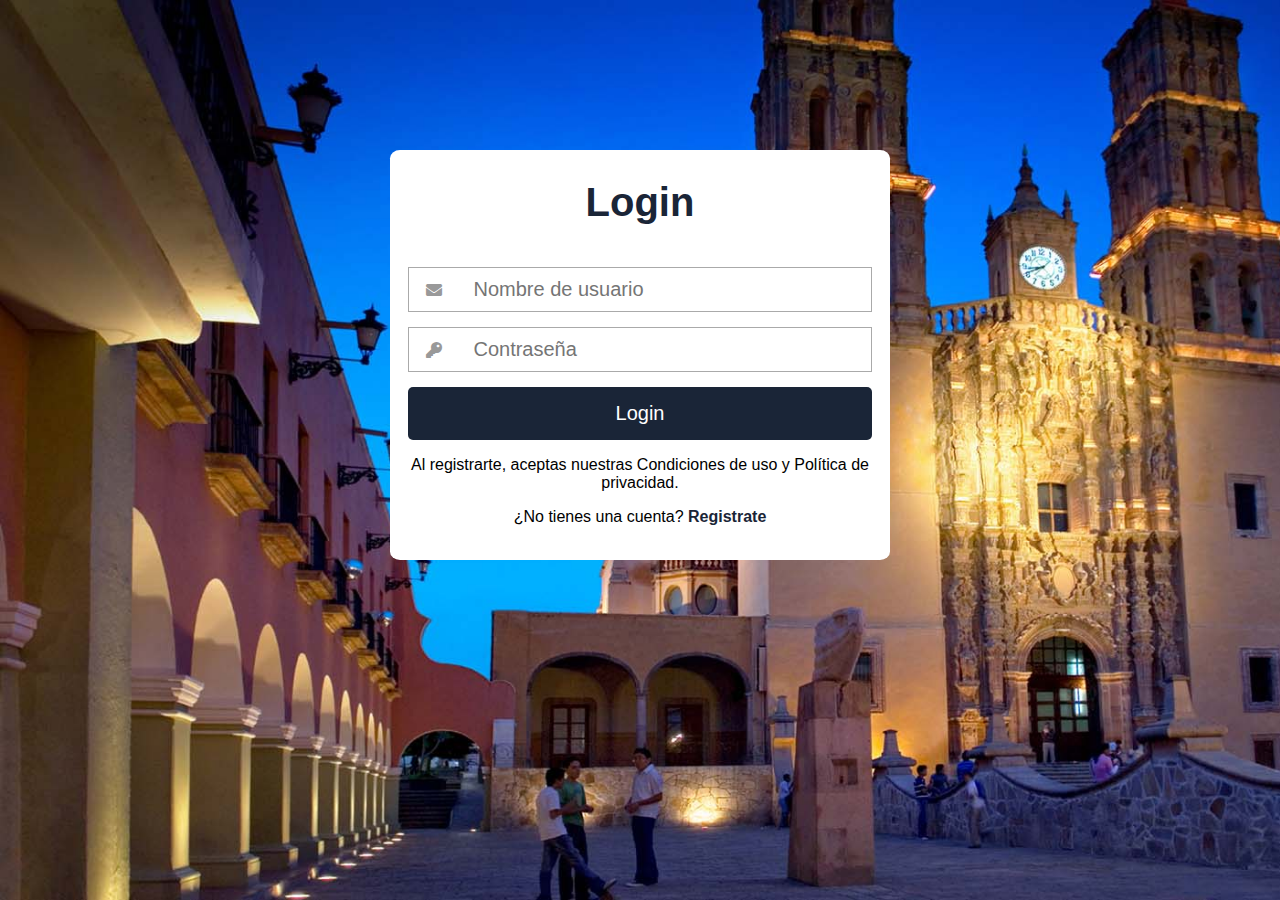
<file: login.html>
<!DOCTYPE html>
<html lang="es">
<head>
	<meta charset="UTF-8">
	<title></title> 
	<meta name="viewport" content="width=device-width, user-scalable=yes, initial-scale=1.0, maximum-scale=3.0, minimum-scale=1.0">
 <link rel="stylesheet" href="https://use.fontawesome.com/releases/v5.6.3/css/all.css" >
	<link rel="stylesheet" href="estilos.css">
	

</head>  
<body>
    <form class="formulario" method="post" action="validar.php">
    
    <h1>Login</h1>
     <div class="contenedor">
     
     
         
         <div class="input-contenedor">
         <i class="fas fa-envelope icon"></i>
         <input type="text" placeholder="Nombre de usuario" name="usuario">
         
         </div>
         
         <div class="input-contenedor">
        <i class="fas fa-key icon"></i>
         <input type="password" placeholder="Contraseña" name="clave">
         
         </div>
         <input type="submit" value="Login" class="button">
         <p>Al registrarte, aceptas nuestras Condiciones de uso y Política de privacidad.</p>
         <p>¿No tienes una cuenta? <a class="link" href="registrarse.html">Registrate </a></p>
     </div>
    </form>
</body>
</html>
</file>
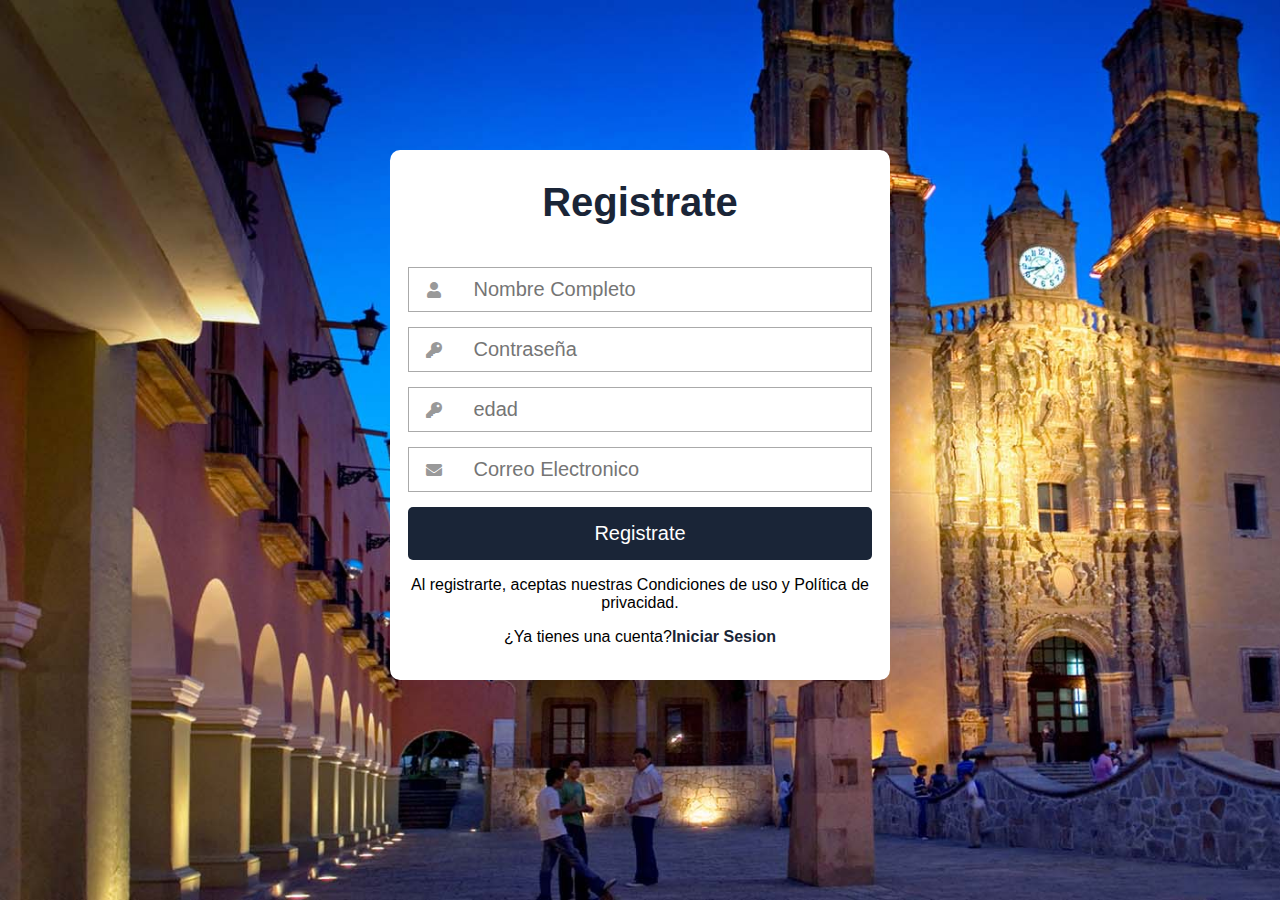
<file: registrarse.html>
<!DOCTYPE html>
<html lang="es">
<head>
	<meta charset="UTF-8">
	<title></title> 
	<meta name="viewport" content="width=device-width, user-scalable=yes, initial-scale=1.0, maximum-scale=3.0, minimum-scale=1.0">
 <link rel="stylesheet" href="https://use.fontawesome.com/releases/v5.6.3/css/all.css" >
	<link rel="stylesheet" href="estilos.css">
	

</head>  
<body>
 <form class="formulario" method="post" action="registro.php">
    
    <h1>Registrate</h1>
     <div class="contenedor">
     
     <div class="input-contenedor">
         <i class="fas fa-user icon"></i>
         <input type="text" placeholder="Nombre Completo" name="usuario">
         
         </div>
         <div class="input-contenedor">
        <i class="fas fa-key icon"></i>
        <input type="password" placeholder="Contraseña" name="clave">
       </div>
        <div class="input-contenedor">
        <i class="fas fa-key icon"></i>
        <input type="text" placeholder="edad" name="edad">
         
         </div>
         <div class="input-contenedor">
         <i class="fas fa-envelope icon"></i>
        <input type="text" placeholder="Correo Electronico" name="correo_electronico">
        
         
         </div>
         <input type="submit" value="Registrate" class="button">
         <p>Al registrarte, aceptas nuestras Condiciones de uso y Política de privacidad.</p>
         <p>¿Ya tienes una cuenta?<a class="link" href="login.html">Iniciar Sesion</a></p>
     </div>
    </form>
</body>
</html>
</file>
<file: estilos.css>
body {
    font-family: Arial, Helvetica, sans-serif;
    margin: 0;
   background: url(fondo.jpg);
    background-size: cover;
    background-attachment: fixed;
}
* {
    box-sizing: border-box;
}
.contenedor{
    width: 100%;
    padding: 15px;
}
.formulario{
    background: #fff;
    margin-top: 150px;
    padding: 3px;
}
h1{
    text-align: center;
    color: #1a2537;
    font-size: 40px;
}
input[type="text"],
input[type="password"]{
    font-size: 20px;
    width: 82%;
    padding: 10px;
    border: none;
}
.input-contenedor{
    margin-bottom: 15px;
    border: 1px solid #aaa;
}
.icon{
    min-width: 50px;
    text-align: center;
    color: #999;
}
.button{
    border: none;
    width: 100%;
    color: white;
    font-size: 20px;
    background:  #1a2537;
    padding: 15px 20px;
    border-radius: 5px;
    cursor: pointer;
}
.button:hover{
    background: cadetblue;
}
p{
    text-align: center;
}
.link{
    text-decoration: none;
      color: #1a2537;
    font-weight: 600;
}
.link:hover{
     color: cadetblue;
}
@media(min-width:768px)
{
    .formulario{
        margin: auto;
        width: 500px;
        margin-top: 150px;
        border-radius: 2%;
    }
}
</file>
